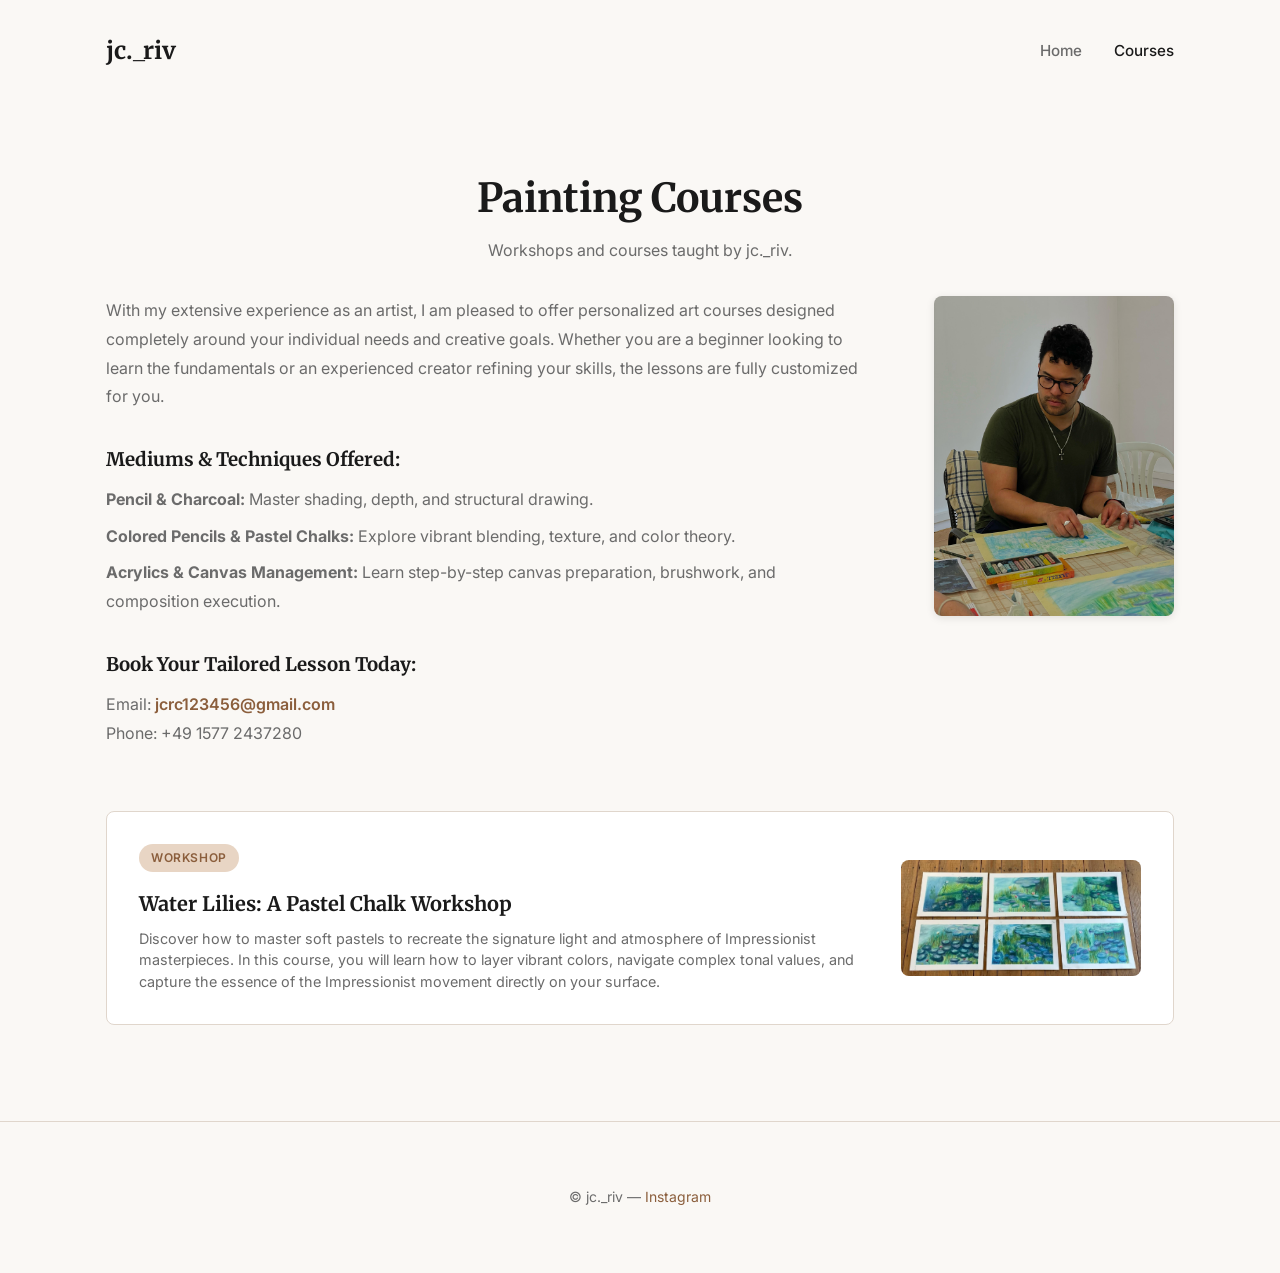
<file: courses/index.html>
<!DOCTYPE html>
<html lang="en">
<head>
  <title>Painting Courses — jc._riv</title>
  <meta charset="UTF-8" />
  <meta name="viewport" content="width=device-width, initial-scale=1.0" />
  <link rel="preconnect" href="https://fonts.googleapis.com" />
  <link rel="preconnect" href="https://fonts.gstatic.com" crossorigin />
  <link href="https://fonts.googleapis.com/css2?family=Inter:wght@400;500;700&family=Merriweather:wght@400;700&display=swap" rel="stylesheet" />
  <link rel="stylesheet" href="../styles.css" />
  <style>
    .courses-header {
      text-align: center;
      padding: var(--spacing-xl) var(--spacing-md) var(--spacing-lg);
    }

    .courses-header h1 {
      font-family: var(--font-serif);
      font-size: 2.5rem;
      margin-bottom: var(--spacing-sm);
    }

    .courses-header p {
      color: var(--color-muted);
      max-width: 600px;
      margin: 0 auto;
    }

    .courses-intro {
      max-width: var(--max-width);
      margin: 0 auto;
      padding: 0 var(--spacing-md) var(--spacing-lg);
      color: var(--color-muted);
      line-height: 1.8;
      display: flex;
      gap: var(--spacing-xl);
      align-items: flex-start;
    }

    .courses-intro .intro-text {
      flex: 1;
    }

    .courses-intro .intro-image {
      width: 240px;
      flex-shrink: 0;
    }

    .courses-intro .intro-image img {
      width: 100%;
      border-radius: var(--border-radius);
      box-shadow: 0 2px 8px rgba(0, 0, 0, 0.1);
    }

    .courses-intro h3 {
      font-family: var(--font-serif);
      color: var(--color-text);
      margin-top: var(--spacing-lg);
      margin-bottom: var(--spacing-sm);
    }

    .courses-intro ul {
      list-style: none;
      padding: 0;
    }

    .courses-intro li {
      margin-bottom: var(--spacing-sm);
    }

    .courses-intro a {
      font-weight: 600;
    }

    .course-grid {
      padding: var(--spacing-lg) var(--spacing-md);
      max-width: var(--max-width);
      margin: 0 auto;
    }

    /* ===== COURSE CARD ===== */
    /* To add a new course: copy one <article> block below,
       paste it inside .course-grid, and change the content. */

    .course-card {
      background: #fff;
      border: 1px solid var(--color-border);
      border-radius: var(--border-radius);
      padding: var(--spacing-lg);
      display: flex;
      gap: var(--spacing-lg);
      align-items: center;
      transition: box-shadow var(--transition);
    }

    .course-card:hover {
      box-shadow: 0 4px 16px rgba(0, 0, 0, 0.08);
    }

    .course-card .card-text {
      flex: 1;
    }

    .course-card .tag {
      display: inline-block;
      background: var(--color-accent-light);
      color: var(--color-accent);
      font-size: 0.75rem;
      font-weight: 600;
      text-transform: uppercase;
      letter-spacing: 0.05em;
      padding: 0.25rem 0.75rem;
      border-radius: 100px;
      margin-bottom: var(--spacing-md);
    }

    .course-card h3 {
      font-family: var(--font-serif);
      font-size: 1.25rem;
      margin-bottom: var(--spacing-sm);
    }

    .course-card p {
      color: var(--color-muted);
      font-size: 0.9rem;
      line-height: 1.5;
    }

    .course-card .card-image {
      width: 240px;
      flex-shrink: 0;
    }

    .course-card .card-image img {
      width: 100%;
      border-radius: var(--border-radius);
      cursor: zoom-in;
    }

    /* ===== Lightbox ===== */
    .lightbox {
      display: none;
      position: fixed;
      inset: 0;
      background: rgba(0, 0, 0, 0.9);
      z-index: 999;
      justify-content: center;
      align-items: center;
      cursor: zoom-out;
    }

    .lightbox:target {
      display: flex;
    }

    .lightbox img {
      max-width: 95vw;
      max-height: 95vh;
      object-fit: contain;
      border-radius: 4px;
    }

    .lightbox .close {
      position: fixed;
      top: var(--spacing-md);
      right: var(--spacing-lg);
      font-size: 2.5rem;
      color: #fff;
      text-decoration: none;
      line-height: 1;
      cursor: pointer;
      z-index: 1000;
    }

    @media (max-width: 600px) {
      .course-card {
        flex-direction: column;
      }

      .course-card .card-image {
        width: 100%;
        max-width: 300px;
      }

      .courses-intro {
        flex-direction: column;
      }

      .courses-intro .intro-image {
        width: 100%;
        max-width: 300px;
      }
    }

    @media (max-width: 480px) {
      .course-grid {
        grid-template-columns: 1fr;
      }
    }
  </style>
</head>
<body>

  <nav>
    <a href="../index.html" class="logo">jc._riv</a>
    <ul>
      <li><a href="../index.html">Home</a></li>
      <li><a href="index.html" class="active">Courses</a></li>
    </ul>
  </nav>

  <main>
    <section class="courses-header">
      <h1>Painting Courses</h1>
      <p>Workshops and courses taught by jc._riv.</p>
    </section>

    <section class="courses-intro">
      <div class="intro-text">
        <p>With my extensive experience as an artist, I am pleased to offer personalized art courses designed completely around your individual needs and creative goals. Whether you are a beginner looking to learn the fundamentals or an experienced creator refining your skills, the lessons are fully customized for you.</p>

        <h3>Mediums &amp; Techniques Offered:</h3>
        <ul>
          <li><strong>Pencil &amp; Charcoal:</strong> Master shading, depth, and structural drawing.</li>
          <li><strong>Colored Pencils &amp; Pastel Chalks:</strong> Explore vibrant blending, texture, and color theory.</li>
          <li><strong>Acrylics &amp; Canvas Management:</strong> Learn step-by-step canvas preparation, brushwork, and composition execution.</li>
        </ul>

        <h3>Book Your Tailored Lesson Today:</h3>
        <p>Email: <a href="mailto:jcrc123456@gmail.com">jcrc123456@gmail.com</a><br />Phone: +49 1577 2437280</p>
      </div>
      <div class="intro-image">
        <img src="../assets/images/courses/pastel-chalk/author_workhsop.jpeg" alt="Author" />
      </div>
    </section>

    <section class="course-grid">

      <article class="course-card">
        <div class="card-text">
          <span class="tag">Workshop</span>
          <h3>Water Lilies: A Pastel Chalk Workshop</h3>
          <p>Discover how to master soft pastels to recreate the signature light and atmosphere of Impressionist masterpieces. In this course, you will learn how to layer vibrant colors, navigate complex tonal values, and capture the essence of the Impressionist movement directly on your surface.</p>
        </div>
        <div class="card-image">
          <a href="#lb-course">
            <img src="../assets/images/courses/pastel-chalk/pastel-chalk-workshop-2.jpeg" alt="Pastel Chalk Workshop" />
          </a>
        </div>
      </article>

    </section>

    <div class="lightbox" id="lb-course">
      <a href="#" class="close">&times;</a>
      <img src="../assets/images/courses/pastel-chalk/pastel-chalk-workshop-2.jpeg" alt="Pastel Chalk Workshop" />
    </div>
  </main>

  <footer>
    <p>&copy; jc._riv &mdash; <a href="https://instagram.com/jc._riv" target="_blank" rel="noopener noreferrer">Instagram</a></p>
  </footer>

</body>
</html>
</file>
<file: styles.css>
:root {
  --color-bg: #faf8f5;
  --color-text: #1a1a1a;
  --color-muted: #6b6b6b;
  --color-accent: #8b5e3c;
  --color-accent-light: #e8d5c4;
  --color-border: #e0d6cc;
  --font-sans: 'Inter', system-ui, -apple-system, sans-serif;
  --font-serif: 'Merriweather', Georgia, serif;
  --spacing-xs: 0.25rem;
  --spacing-sm: 0.5rem;
  --spacing-md: 1rem;
  --spacing-lg: 2rem;
  --spacing-xl: 4rem;
  --max-width: 1100px;
  --border-radius: 8px;
  --transition: 200ms ease;
}

*,
*::before,
*::after {
  margin: 0;
  padding: 0;
  box-sizing: border-box;
}

html {
  scroll-behavior: smooth;
}

body {
  font-family: var(--font-sans);
  color: var(--color-text);
  background: var(--color-bg);
  line-height: 1.6;
  -webkit-font-smoothing: antialiased;
}

img {
  max-width: 100%;
  height: auto;
  display: block;
}

a {
  color: var(--color-accent);
  text-decoration: none;
  transition: color var(--transition);
}

a:hover {
  color: var(--color-text);
}

/* ========== Navigation ========== */

nav {
  padding: var(--spacing-lg) var(--spacing-md);
  max-width: var(--max-width);
  margin: 0 auto;
  display: flex;
  justify-content: space-between;
  align-items: center;
  flex-wrap: wrap;
  gap: var(--spacing-md);
}

nav .logo {
  font-family: var(--font-serif);
  font-size: 1.5rem;
  font-weight: 700;
  color: var(--color-text);
}

nav ul {
  list-style: none;
  display: flex;
  flex-wrap: wrap;
  gap: var(--spacing-lg);
}

nav a {
  font-size: 0.95rem;
  font-weight: 500;
  color: var(--color-muted);
}

nav a:hover,
nav a.active {
  color: var(--color-text);
}

/* ========== Footer ========== */

footer {
  text-align: center;
  padding: var(--spacing-xl) var(--spacing-md);
  color: var(--color-muted);
  font-size: 0.875rem;
  border-top: 1px solid var(--color-border);
  margin-top: var(--spacing-xl);
}

/* ========== Utility ========== */

.container {
  max-width: var(--max-width);
  margin: 0 auto;
  padding: 0 var(--spacing-md);
}

.sr-only {
  position: absolute;
  width: 1px;
  height: 1px;
  padding: 0;
  margin: -1px;
  overflow: hidden;
  clip: rect(0, 0, 0, 0);
  border: 0;
}
</file>
